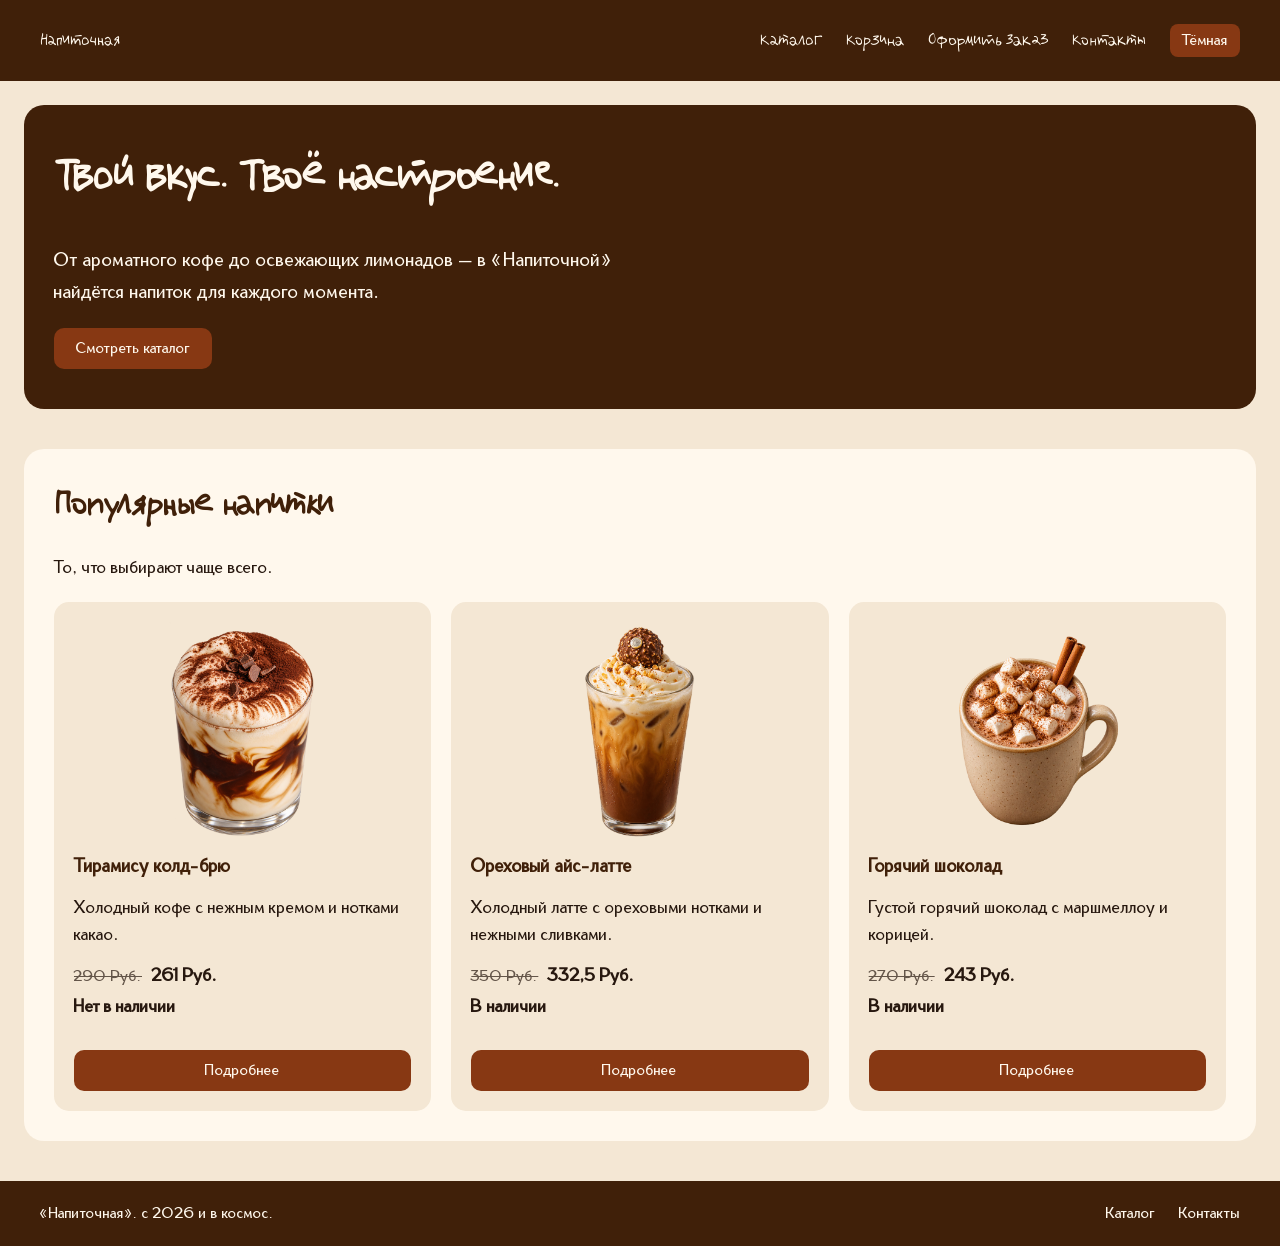
<file: index.html>
<!doctype html>
<html lang="ru">
  <head>
    <meta charset="UTF-8" />
    <meta name="viewport" content="width=device-width, initial-scale=1.0" />
    <title>Drink drank drunk</title>
    <link rel="stylesheet" href="css/style.css" />

    <script src="js/data.js" defer></script>
    <script src="js/cart.js" defer></script>
    <script src="js/main.js" defer></script>

    <script src="js/theme.js" defer></script>
  </head>
  <body>
    <header class="site-header">
      <a class="logo" href="index.html">Напиточная</a>

      <nav aria-label="Основная навигация">
        <a href="catalog.html">Каталог</a>
        <a href="cart.html">Корзина</a>

        <a href="order.html">Оформить заказ</a>
        <a href="contacts.html">Контакты</a>
      </nav>
    </header>

    <main>
      <section class="hero">
        <h1>Твой вкус. Твоё настроение.</h1>
        <p>
          От ароматного кофе до освежающих лимонадов — в «Напиточной» найдётся
          напиток для каждого момента.
        </p>
        <a class="hero-button" href="catalog.html">Смотреть каталог</a>
      </section>

      <section class="popular" aria-labelledby="popular-title">
        <h2 id="popular-title">Популярные напитки</h2>
        <p>То, что выбирают чаще всего.</p>

        <div class="products-grid"></div>
      </section>
    </main>

    <footer class="site-footer">
      <p>«Напиточная». с 2026 и в космос.</p>

      <div class="footer-links">
        <a href="catalog.html">Каталог</a>
        <a href="contacts.html">Контакты</a>
      </div>
    </footer>
  </body>
</html>
</file>
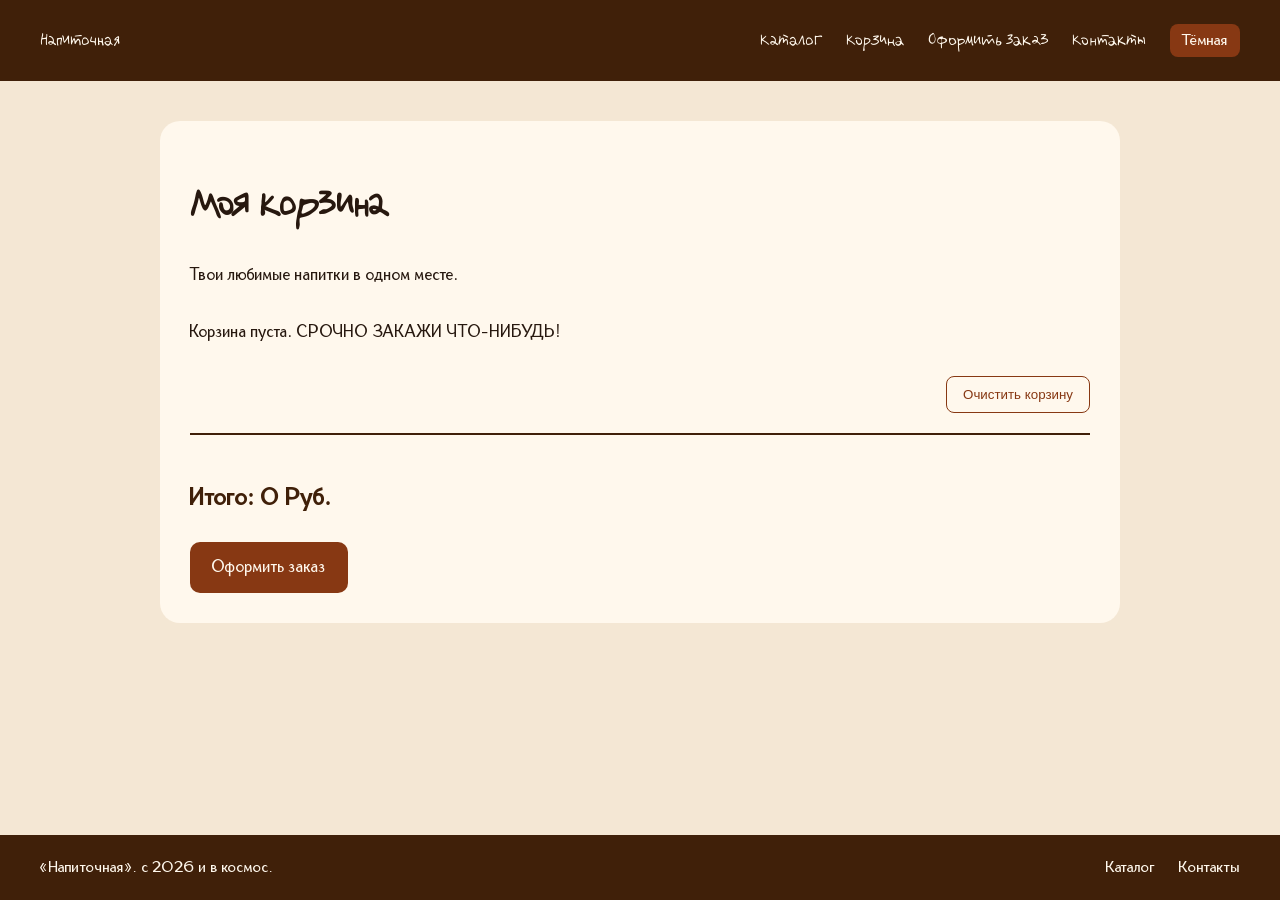
<file: cart.html>
<!doctype html>
<html lang="ru">
  <head>
    <meta charset="UTF-8" />
    <meta name="viewport" content="width=device-width, initial-scale=1.0" />
    <title>Корзина — Drink drank drunk</title>
    <link rel="stylesheet" href="css/style.css" />

    <script src="js/data.js" defer></script>
    <script src="js/cart.js" defer></script>

    <script src="js/theme.js" defer></script>
  </head>
  <body>
    <header class="site-header">
      <a class="logo" href="index.html">Напиточная</a>

      <nav aria-label="Основная навигация">
        <a href="catalog.html">Каталог</a>
        <a href="cart.html" aria-current="page">Корзина</a>
        <a href="order.html">Оформить заказ</a>

        <a href="contacts.html">Контакты</a>
      </nav>
    </header>

    <main>
      <section class="cart-page" aria-labelledby="cart-title">
        <h1 id="cart-title">Моя корзина</h1>
        <p>Твои любимые напитки в одном месте.</p>

        <!--В этот контейнер будем добавлять товары корзины-->
        <div class="cart-items"></div>

        <button type="button" id="clear-cart" class="cart-clear">
          Очистить корзину
        </button>

        <div class="cart-summary">
          <p>Итого: <strong id="cart-total">0 Руб.</strong></p>
          <a class="hero-button" href="order.html">Оформить заказ</a>
        </div>
      </section>
    </main>
    <footer class="site-footer">
      <p>«Напиточная». с 2026 и в космос.</p>

      <div class="footer-links">
        <a href="catalog.html">Каталог</a>
        <a href="contacts.html">Контакты</a>
      </div>
    </footer>
  </body>
</html>
</file>
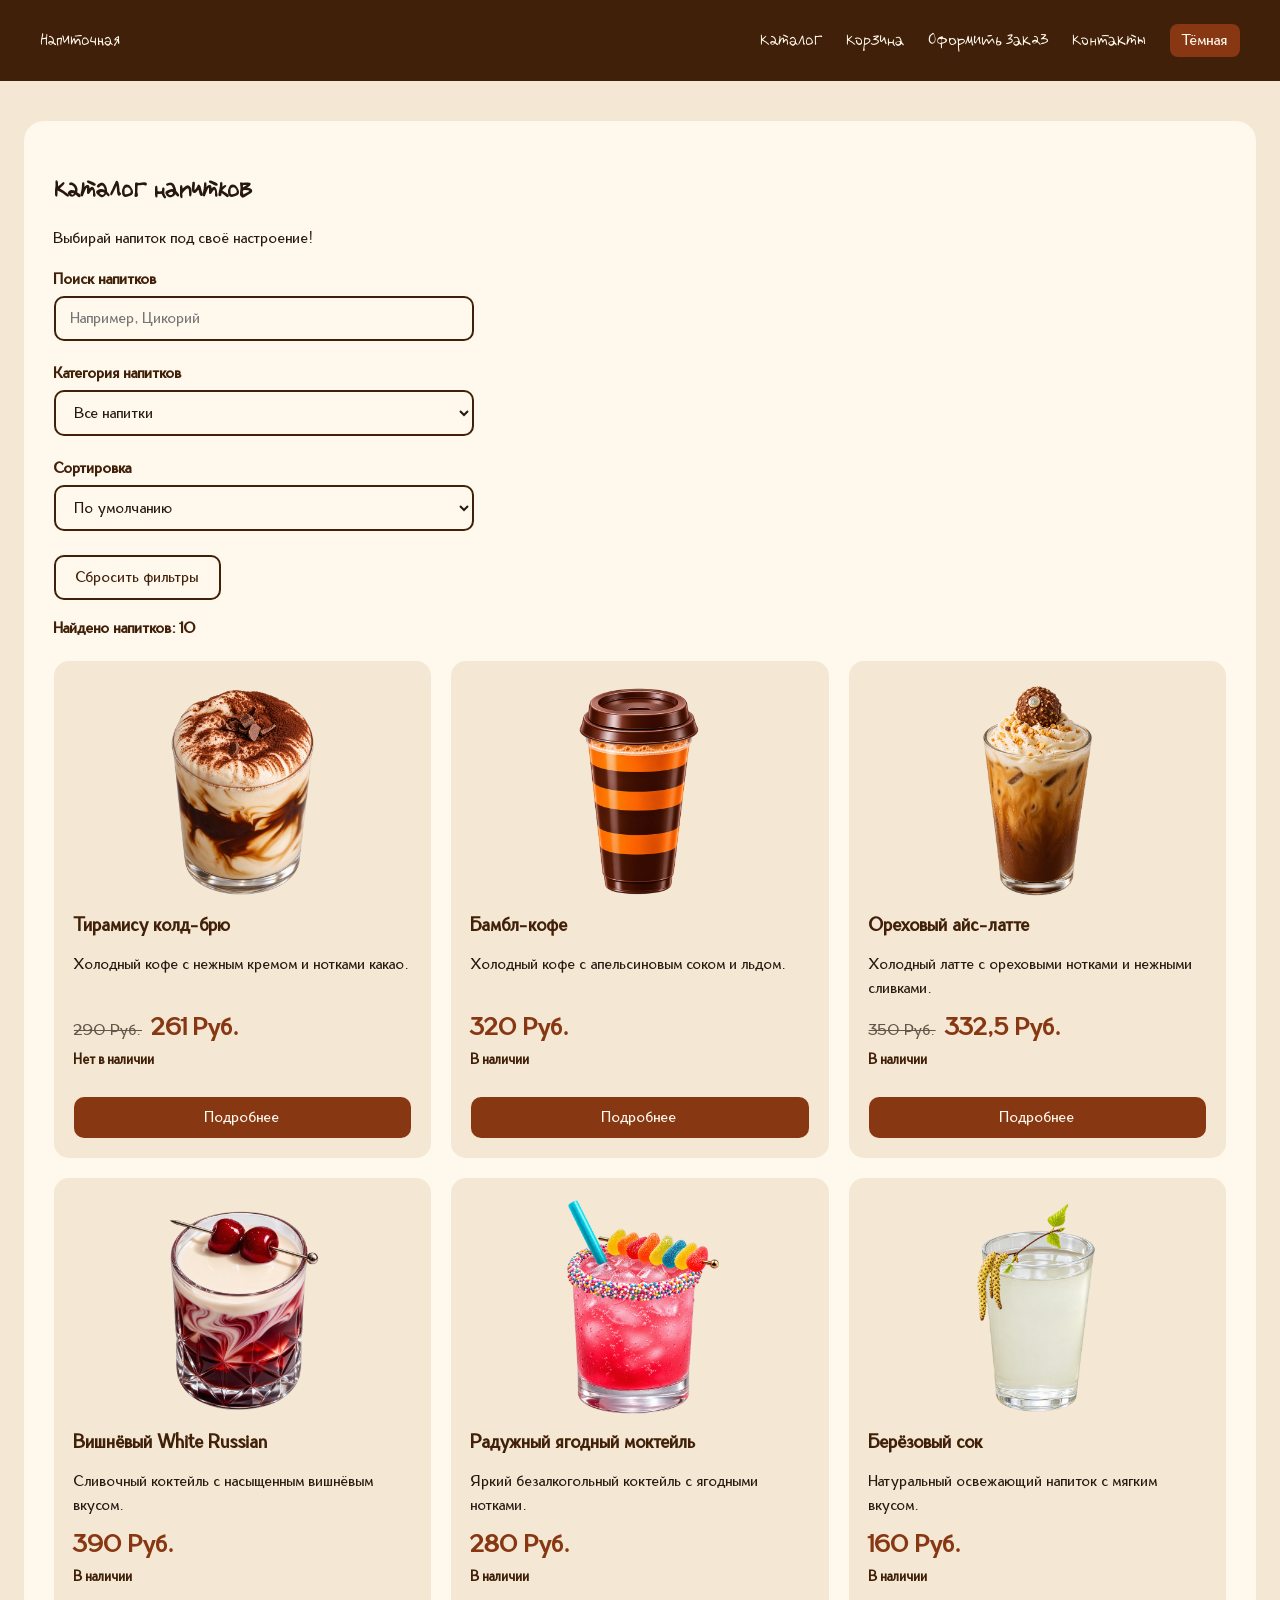
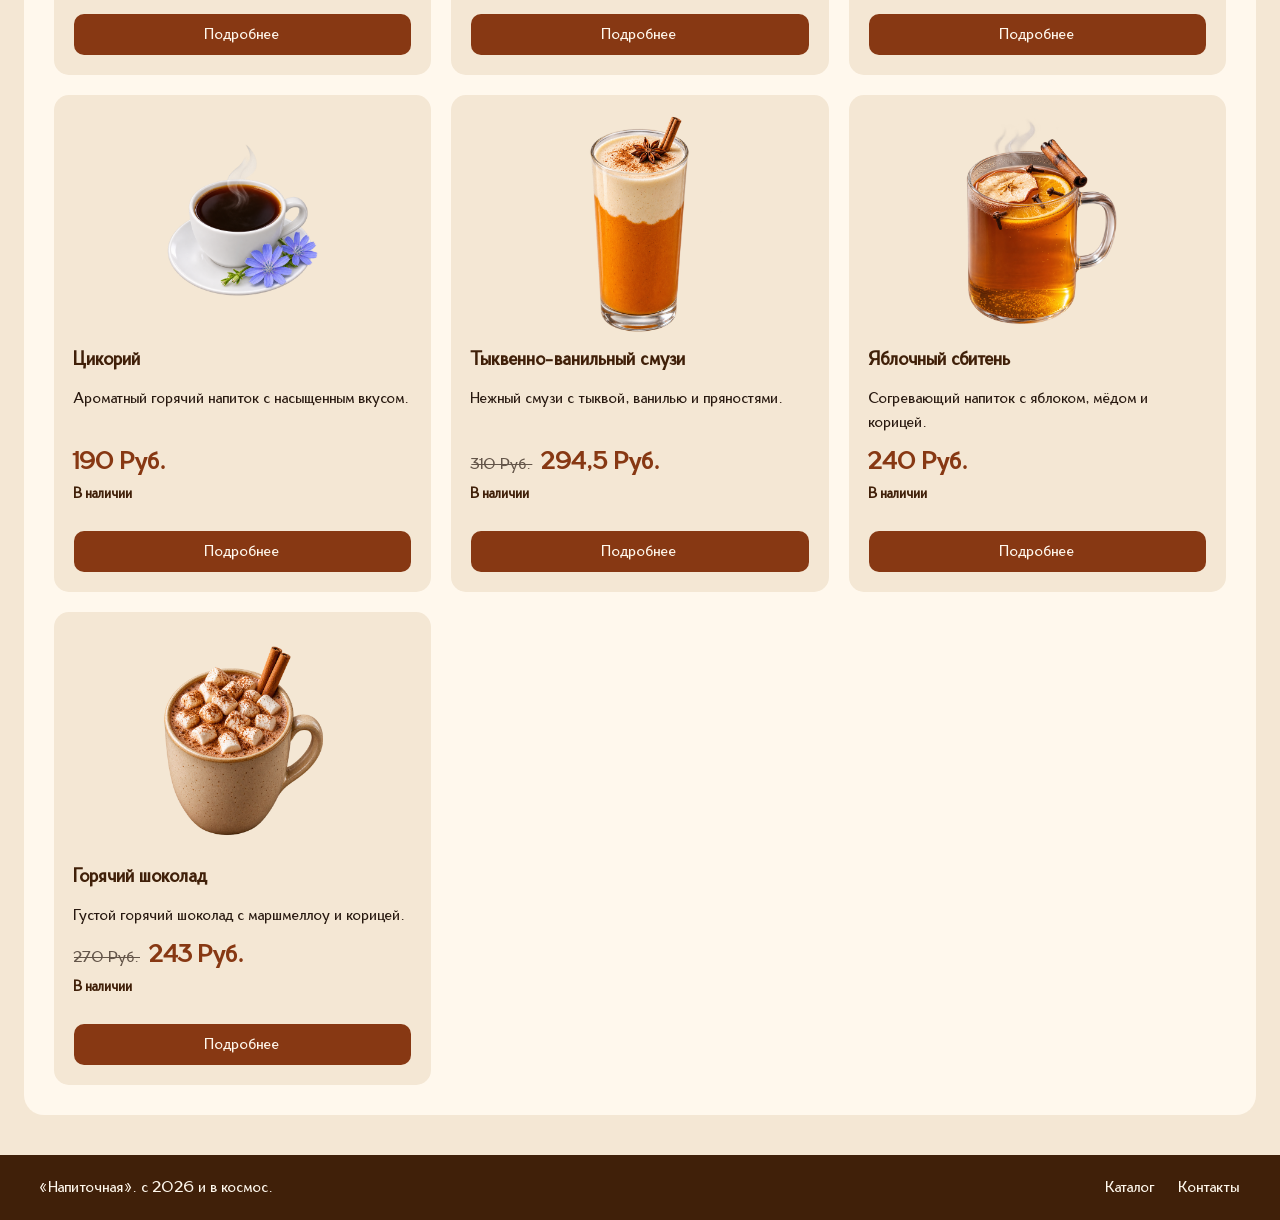
<file: catalog.html>
<!doctype html>
<html lang="ru">
  <head>
    <meta charset="UTF-8" />
    <meta name="viewport" content="width=device-width, initial-scale=1.0" />
    <title>Каталог — Drink drank drunk</title>
    <link rel="stylesheet" href="css/style.css" />

    <script src="js/data.js" defer></script>
    <script src="js/main.js" defer></script>
    <script src="js/catalog.js" defer></script>

    <script src="js/theme.js" defer></script>
  </head>
  <body>
    <header class="site-header">
      <a class="logo" href="index.html">Напиточная</a>

      <nav aria-label="Основная навигация">
        <a href="catalog.html" aria-current="page">Каталог</a>
        <a href="cart.html">Корзина</a>
        <a href="order.html">Оформить заказ</a>

        <a href="contacts.html">Контакты</a>
      </nav>
    </header>

    <main>
      <section class="catalog" aria-labelledby="catalog-title">
        <h1 id="catalog-title">Каталог напитков</h1>
        <p>Выбирай напиток под своё настроение!</p>

        <div class="catalog-search">
          <label for="product-search">Поиск напитков</label>
          <input
            type="search"
            id="product-search"
            placeholder="Например, Цикорий"
          />
        </div>

        <div class="catalog-filter">
          <label for="category-filter">Категория напитков</label>

          <select id="category-filter">
            <option value="all">Все напитки</option>
            <option value="coffee">Кофе</option>
            <option value="cocktails">Коктейли</option>
            <option value="cold">Холодные напитки</option>
            <option value="hot">Горячие напитки</option>
          </select>
        </div>

        <div class="catalog-filter">
          <label for="sort-order">Сортировка</label>

          <select id="sort-order">
            <option value="default">По умолчанию</option>
            <option value="asc">Сначала дешёвые</option>
            <option value="desc">Сначала дорогие</option>
          </select>
        </div>

        <button class="reset-button" id="reset-filters" type="button">
          Сбросить фильтры
        </button>

        <p class="catalog-count" aria-live="polite">
          Найдено напитков: <span id="products-count">0</span>
        </p>

        <div class="products-grid"></div>
      </section>
    </main>
    <footer class="site-footer">
      <p>«Напиточная». с 2026 и в космос.</p>

      <div class="footer-links">
        <a href="catalog.html">Каталог</a>
        <a href="contacts.html">Контакты</a>
      </div>
    </footer>
  </body>
</html>
</file>
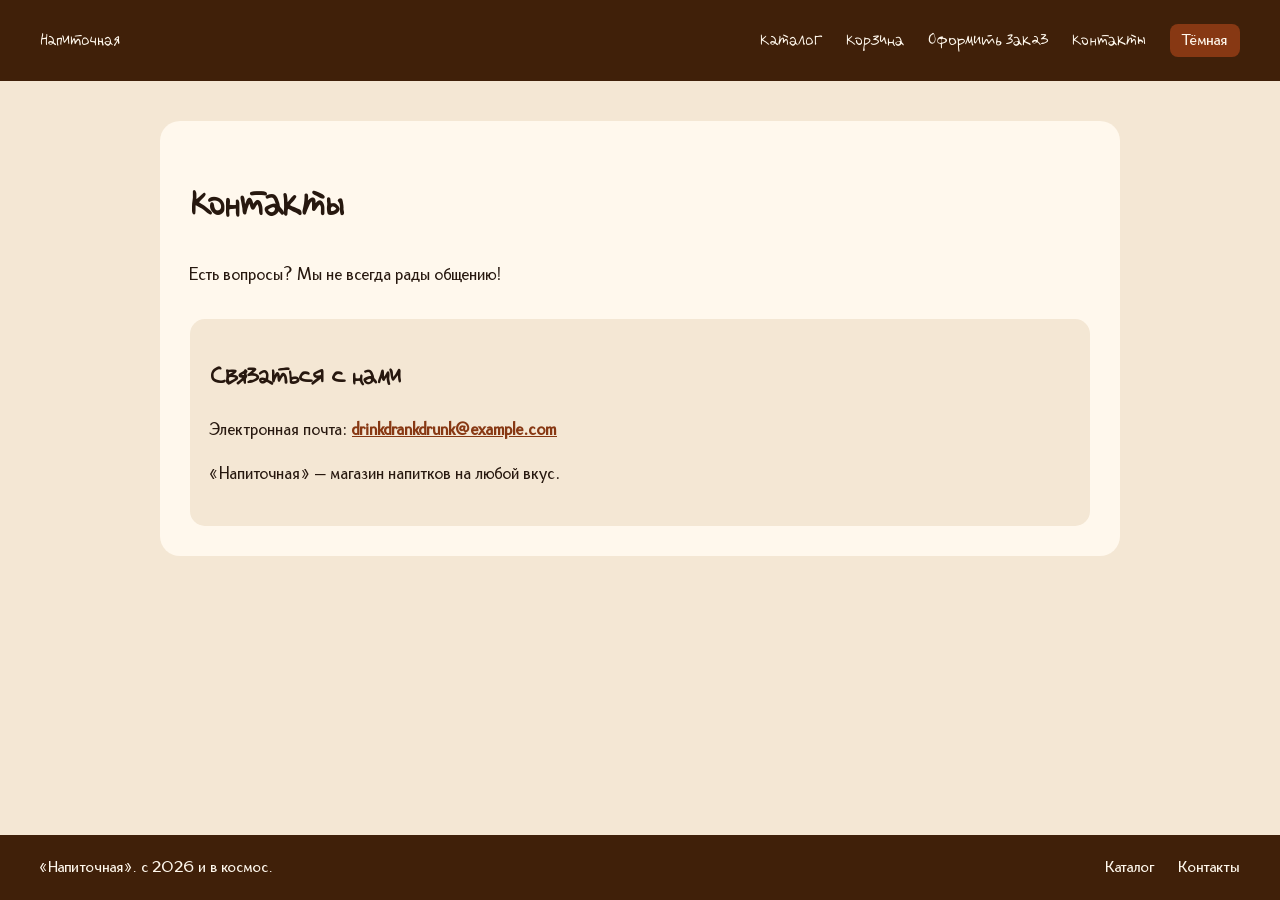
<file: contacts.html>
<!doctype html>
<html lang="ru">
  <head>
    <meta charset="UTF-8" />
    <meta name="viewport" content="width=device-width, initial-scale=1.0" />
    <title>Контакты — Drink drank drunk</title>
    <link rel="stylesheet" href="css/style.css" />

    <script src="js/theme.js" defer></script>
  </head>

  <body>
    <header class="site-header">
      <a class="logo" href="index.html">Напиточная</a>

      <nav aria-label="Основная навигация">
        <a href="catalog.html">Каталог</a>
        <a href="cart.html">Корзина</a>
        <a href="order.html">Оформить заказ</a>
        <a href="contacts.html" aria-current="page">Контакты</a>
      </nav>
    </header>

    <main>
      <section class="contacts-page">
        <h1>Контакты</h1>
        <p>Есть вопросы? Мы не всегда рады общению!</p>

        <div class="contacts-info">
          <h2>Связаться с нами</h2>
          <!--mailto - браузер попытается открыть программу для отправки письма-->
          <p>
            Электронная почта:
            <a href="mailto:drinkdrankdrunk@example.com"
              >drinkdrankdrunk@example.com</a
            >
          </p>
          <p>«Напиточная» — магазин напитков на любой вкус.</p>
        </div>
      </section>
    </main>
    <footer class="site-footer">
      <p>«Напиточная». с 2026 и в космос.</p>

      <div class="footer-links">
        <a href="catalog.html">Каталог</a>
        <a href="contacts.html">Контакты</a>
      </div>
    </footer>
  </body>
</html>
</file>
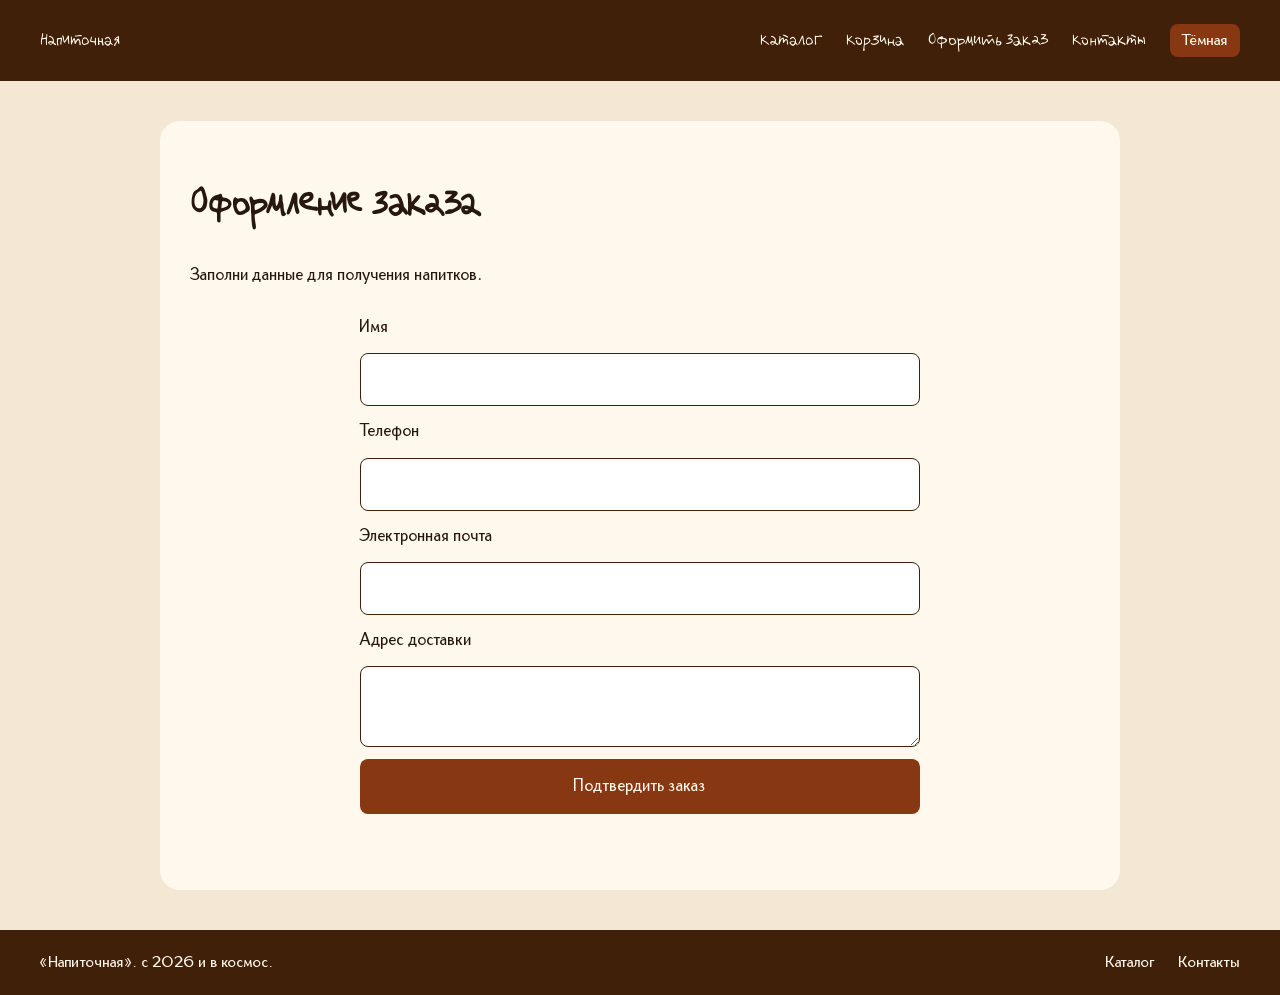
<file: order.html>
<!doctype html>
<html lang="ru">
  <head>
    <meta charset="UTF-8" />
    <meta name="viewport" content="width=device-width, initial-scale=1.0" />
    <title>Оформление заказа — Drink drank drunk</title>
    <link rel="stylesheet" href="css/style.css" />

    <script src="js/order.js" defer></script>
    <script src="js/theme.js" defer></script>
  </head>
  <body>
    <header class="site-header">
      <a class="logo" href="index.html">Напиточная</a>

      <nav aria-label="Основная навигация">
        <a href="catalog.html">Каталог</a>
        <a href="cart.html">Корзина</a>
        <a href="order.html" aria-current="page">Оформить заказ</a>
        <a href="contacts.html">Контакты</a>
      </nav>
    </header>

    <main>
      <section class="order-page">
        <h1>Оформление заказа</h1>
        <p>Заполни данные для получения напитков.</p>

        <form id="order-form">
          <label for="customer-name">Имя</label>
          <!--Атрибут name нужен для получения введенных данных в JS-->
          <input type="text" id="customer-name" name="name" required />

          <label for="customer-phone">Телефон</label>
          <input type="tel" id="customer-phone" name="phone" required />

          <label for="customer-email">Электронная почта</label>
          <input type="email" id="customer-email" name="email" required />

          <label for="customer-address">Адрес доставки</label>
          <textarea id="customer-address" name="address" required></textarea>

          <button type="submit">Подтвердить заказ</button>

          <!--Поле для сообщения об ошибке (aria-live здесь сообщает вспомог эл-там, что текст может меняться)-->
          <p id="order-message" aria-live="polite"></p>
        </form>
      </section>
    </main>
    <footer class="site-footer">
      <p>«Напиточная». с 2026 и в космос.</p>

      <div class="footer-links">
        <a href="catalog.html">Каталог</a>
        <a href="contacts.html">Контакты</a>
      </div>
    </footer>
  </body>
</html>
</file>
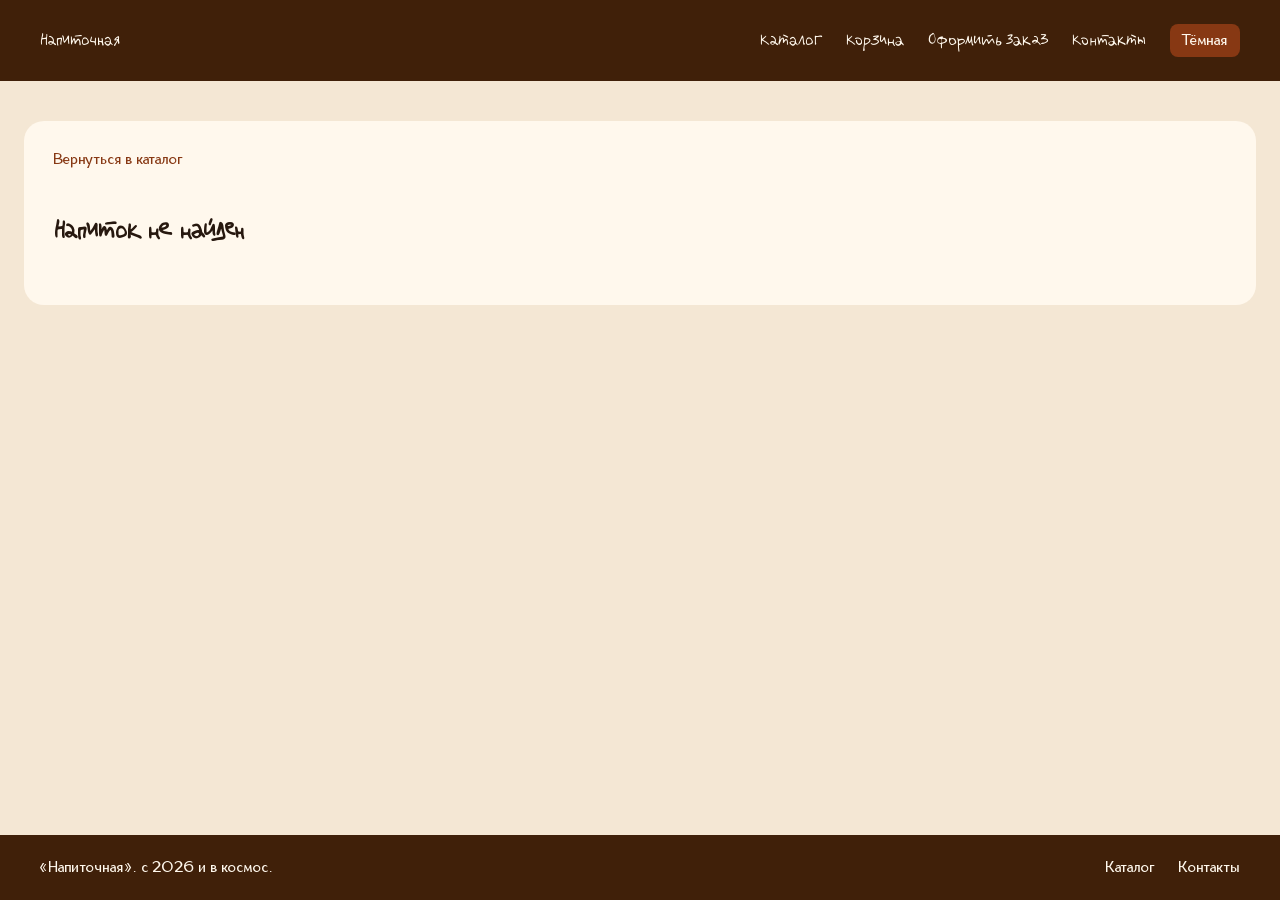
<file: product.html>
<!doctype html>
<html lang="ru">
  <head>
    <meta charset="UTF-8" />
    <meta name="viewport" content="width=device-width, initial-scale=1.0" />
    <title>Напиток — Drink drank drunk</title>
    <link rel="stylesheet" href="css/style.css" />

    <script src="js/data.js" defer></script>
    <script src="js/cart.js" defer></script>
    <script src="js/product.js" defer></script>

    <script src="js/theme.js" defer></script>
  </head>
  <body>
    <header class="site-header">
      <a class="logo" href="index.html">Напиточная</a>

      <nav aria-label="Основная навигация">
        <a href="catalog.html">Каталог</a>
        <a href="cart.html">Корзина</a>
        <a href="order.html">Оформить заказ</a>
        <a href="contacts.html">Контакты</a>
      </nav>
    </header>

    <main>
      <section class="product-page" aria-labelledby="product-heading">
        <a class="back-link" href="catalog.html">Вернуться в каталог</a>

        <h1 id="product-heading">Информация о напитке</h1>

        <div class="product-details"></div>
      </section>
    </main>
    <footer class="site-footer">
      <p>«Напиточная». с 2026 и в космос.</p>

      <div class="footer-links">
        <a href="catalog.html">Каталог</a>
        <a href="contacts.html">Контакты</a>
      </div>
    </footer>
  </body>
</html>
</file>
<file: css/style.css>
@font-face {
  font-family: "Valera Sans";
  src: url("../fonts/valera-sans.ttf") format("truetype");
  font-weight: 400;
  font-style: normal;
}
@font-face {
  font-family: "Hardenne";
  src: url("../fonts/hardenne.ttf") format("truetype");
  font-weight: 400;
  font-style: normal;
}
:root {
  --bg: #f4e7d4;
  --dark: #402009;
  --accent: #873813;
  --text: #27180f;
  --light: #fff8ed;
}

body {
  margin: 0;
  background: var(--bg);
  color: var(--text);
  font-family: "Hardenne", Arial, sans-serif;

  min-height: 100vh;
  display: flex;
  flex-direction: column;
}

main {
  flex: 1;
}

.site-header {
  background: var(--dark);
  padding: 24px 40px;
}

.logo,
.site-header nav a {
  color: var(--light);
  text-decoration: none;
}

.site-header {
  display: flex;
  justify-content: space-between;
  align-items: center;
  gap: 24px;
}

.site-header nav {
  display: flex;
  gap: 24px;
  flex-wrap: wrap;
}

.logo,
.site-header nav a,
h1,
h2 {
  font-family: "Valera Sans", Arial, sans-serif;
}

.hero {
  background: var(--dark);
  color: var(--light);
  margin: 24px;
  padding: 40px 30px;
  border-radius: 20px;
}

.hero h1 {
  font-size: 40px;
  margin-top: 0;
}

.hero p {
  font-size: 20px;
  line-height: 1.6;
}

.hero-button {
  display: inline-block;
  background: var(--accent);
  color: var(--light);
  padding: 12px 22px;
  border-radius: 10px;
  text-decoration: none;
}

.hero p {
  max-width: 600px;
}

.hero-button:hover {
  background: var(--bg);
  color: var(--dark);
}

.hero-button:focus-visible {
  outline: 3px solid var(--light);
  outline-offset: 4px;
}

.popular {
  margin: 40px 24px;
  padding: 30px;
  background: var(--light);
  border-radius: 20px;
}

.popular h2 {
  margin-top: 0;
  color: var(--dark);
  font-size: 32px;
}

.popular p {
  color: var(--text);
  font-size: 18px;
}

.products-grid {
  display: grid;
  grid-template-columns: 1fr;
  gap: 20px;
  margin-top: 24px;
}

.product-card {
  background: var(--bg);
  padding: 20px;
  border-radius: 15px;
  display: flex;
  flex-direction: column;
}

.product-card h3 {
  margin: 0;
  color: var(--dark);
}

.product-image {
  display: block;
  width: 100%;
  height: 220px;
  object-fit: contain;
  margin-bottom: 15px;
}

.product-description {
  color: var(--text);
  font-size: 16px;
  line-height: 1.5;
}

.product-price {
  color: var(--accent);
  font-size: 24px;
  font-weight: bold;
  margin-bottom: 0;
  margin-top: auto; /*Можем занять всё свободное пространство над собой*/

  display: flex; /*Старая + новая цена (по скидке) будут вместе*/
  align-items: baseline;
  gap: 10px;
}

.product-availability {
  color: var(--dark);
  font-size: 14px;
  font-weight: bold;
  margin-top: 12px;
}

.product-button {
  background: var(--accent);
  color: var(--light);
  border: none;
  border-radius: 10px;
  padding: 12px 20px;
  font: inherit;
  cursor: pointer;
  width: 100%;
  box-sizing: border-box; /*Кнопка не выходит за пределы карточки*/
  margin-top: 15px;

  display: block;
  text-align: center;
  text-decoration: none;
}

.product-button:hover {
  background: var(--dark);
}

.product-button:focus-visible {
  outline: 3px solid var(--accent);
  outline-offset: 3px;
}

.product-button:disabled {
  background: var(--dark);
  opacity: 0.5;
  cursor: not-allowed;
}

@media (min-width: 700px) {
  .products-grid {
    grid-template-columns: repeat(2, 1fr);
  }
}

@media (min-width: 1100px) {
  .products-grid {
    grid-template-columns: repeat(3, 1fr);
  }
}

.product-old-price {
  color: var(--text);
  font-size: 16px;
  font-weight: normal;
  opacity: 0.7;
}

.catalog {
  margin: 40px 24px;
  padding: 30px;
  background: var(--light);
  border-radius: 20px;
}

.catalog-search {
  display: flex;
  flex-direction: column;
  gap: 8px;
  max-width: 420px;
  margin: 24px 0;
}

.catalog-search label {
  font-weight: bold;
  color: var(--dark);
}

.catalog-search input {
  width: 100%; /*Поле ввода занимает всю доступную ширину родителя*/
  box-sizing: border-box; /*Ширина включает внутренние отступы и границы*/
  padding: 12px 15px;
  border: 2px solid var(--dark);
  border-radius: 10px;
  background: var(--light);
  color: var(--text);
  font: inherit;
}

.catalog-search input:focus-visible {
  outline: 3px solid var(--accent);
  outline-offset: 3px;
}

.catalog-empty {
  grid-column: 1 / -1; /*Чтобы сообщение в каталоге "Ничего не найдено" растянулось от 1й до последней линии сетки grid - займет всю ширину*/
  text-align: center;
  padding: 40px 20px;
  color: var(--text);
  font-size: 18px;
}

.catalog-filter {
  display: flex;
  flex-direction: column;
  gap: 8px;
  max-width: 420px;
  margin-bottom: 24px;
}

.catalog-filter label {
  font-weight: bold;
  color: var(--dark);
}

.catalog-filter select {
  width: 100%;
  padding: 12px 15px;
  border: 2px solid var(--dark);
  border-radius: 10px;
  background: var(--light);
  color: var(--text);
  font: inherit;
  cursor: pointer;
}

.catalog-filter select:focus-visible {
  outline: 3px solid var(--accent);
  outline-offset: 3px;
}

.catalog-count {
  color: var(--dark);
  font-size: 16px;
  font-weight: bold;
  margin: 20px 0 10px;
}

.reset-button {
  background: transparent;
  color: var(--dark);
  border: 2px solid var(--dark);
  border-radius: 10px;
  padding: 12px 20px;
  font: inherit;
  cursor: pointer;
}

.reset-button:hover {
  background: var(--dark);
  color: var(--light);
}

.reset-button:focus-visible {
  outline: 3px solid var(--accent);
  outline-offset: 3px;
}

.product-page {
  margin: 40px 24px;
  padding: 30px;
  background: var(--light);
  border-radius: 20px;
}

.back-link {
  display: inline-block;
  color: var(--accent);
  text-decoration: none;
  margin-bottom: 24px;
}

.back-link:hover {
  text-decoration: underline;
}

.back-link:focus-visible {
  outline: 3px solid var(--accent);
  outline-offset: 4px;
}

.product-details {
  display: flex;
  flex-direction: column;
  gap: 20px;
  margin-top: 24px;
}

.detail-image {
  width: 100%;
  max-width: 350px;
  height: 300px;
  object-fit: contain; /*Сохраняем пропорции, фото целиком помещается в эту область*/
}

.detail-description {
  font-size: 18px;
  line-height: 1.6;
}

.detail-price {
  color: var(--accent);
  font-size: 28px;
  font-weight: bold;
  margin: 0;
}

.product-link {
  color: inherit;
  text-decoration: none;
}

.product-link:hover {
  text-decoration: underline;
}

.product-link:focus-visible {
  outline: 3px solid var(--accent);
  outline-offset: 4px;
}

.detail-button {
  max-width: 300px;
}

.cart-page {
  margin: 40px 24px;
  padding: 30px;
  background: var(--light);
  border-radius: 20px;
}

.cart-items {
  display: flex;
  flex-direction: column;
  gap: 20px;
  margin: 30px 0;
}

.cart-summary {
  padding-top: 20px;
  border-top: 2px solid var(--dark); /*Верхняя разделительная линия*/
}

.cart-summary p {
  color: var(--dark);
  font-size: 24px;
  font-weight: bold;
}

.cart-item {
  display: flex;
  align-items: center;
  gap: 20px;
  padding: 20px;
  background: var(--bg);
  border-radius: 15px;
}

.cart-item-image {
  width: 100px;
  height: 100px;
  object-fit: contain;
  flex-shrink: 0; /*Запрещаем уменьшать размеры фото, если рядом длинное название напитка*/
}

.cart-item h2 {
  color: var(--dark);
  font-size: 20px;
  margin: 0 0 10px;
}

.cart-item-price {
  color: var(--accent);
  font-size: 20px;
  font-weight: bold;
  margin: 0; /*Убираем отступы абзаца*/
}

.cart-item-quantity {
  color: var(--text);
  font-size: 16px;
  margin-top: 10px;
  margin-bottom: 0;
}

.cart-remove {
  margin-top: 10px;
  padding: 8px 12px;
  background: transparent;
  color: var(--accent);
  border: 1px solid var(--accent);
  border-radius: 8px;
  cursor: pointer;
}

.cart-clear {
  display: block;
  margin: 0 0 20px auto;
  padding: 10px 16px;
  background: transparent;
  color: var(--accent);
  border: 1px solid var(--accent);
  border-radius: 8px;
  cursor: pointer;
}

.cart-clear:disabled {
  opacity: 0.5;
  cursor: not-allowed;
}

.order-page {
  margin: 40px 24px;
  padding: 30px;
  background: var(--light);
  border-radius: 20px;
}

#order-form {
  display: flex;
  flex-direction: column;
  gap: 12px;
  max-width: 500px;
  margin-top: 25px;
}

#order-form input,
#order-form textarea {
  padding: 12px;
  border: 1px solid var(--dark);
  border-radius: 8px;
  font: inherit;
}

#order-form button {
  padding: 14px;
  background: var(--accent);
  color: var(--light);
  border: none;
  border-radius: 8px;
  cursor: pointer;
}

.contacts-page {
  margin: 40px 24px;
  padding: 30px;
  background: var(--light);
  border-radius: 20px;
}

.contacts-info {
  margin-top: 30px;
  padding: 20px;
  background: var(--bg);
  border-radius: 15px;
}

.contacts-info a {
  color: var(--accent);
  font-weight: bold;
}

.cart-page,
.contacts-page,
.order-page {
  width: calc(100% - 32px);
  max-width: 960px;
  margin: 40px auto;
  box-sizing: border-box;
  font-size: 17px;
  line-height: 1.6;
}

.cart-page h1,
.contacts-page h1,
.order-page h1 {
  font-size: 34px;
}

.contacts-info h2 {
  font-size: 24px;
}

#order-form {
  width: 100%;
  max-width: 560px;
  margin: 25px auto 0;
}

#order-form button {
  font: inherit;
}

@media (max-width: 600px) {
  .site-header {
    flex-direction: column;
    align-items: flex-start;
    padding: 20px 16px;
  }

  .site-header nav {
    gap: 12px;
  }

  .cart-page,
  .contacts-page,
  .order-page {
    width: calc(100% - 24px);
    margin: 20px auto;
    padding: 20px;
  }

  .cart-item {
    flex-direction: column;
    align-items: flex-start;
  }

  #order-form input,
  #order-form textarea {
    width: 100%;
    box-sizing: border-box;
  }

  .contacts-info a {
    overflow-wrap: anywhere; /*Защита длинных ссылок (переносятся)*/
  }
}

.site-footer {
  background: var(--dark);
  color: var(--light);
  padding: 24px 40px;
  display: flex;
  justify-content: space-between;
  align-items: center;
  flex-wrap: wrap;
  gap: 15px;
}

.site-footer p {
  margin: 0;
}

.footer-links {
  display: flex;
  flex-wrap: wrap;
  gap: 24px;
}

.footer-links a {
  color: var(--light);
  text-decoration: none;
}

.footer-links a:hover {
  text-decoration: underline;
}

.dark-theme {
  --bg: #17100e;
  --dark: #f4e7d4;
  --accent: #d18a65;
  --text: #f0e2d3;
  --light: #30201b;
}

.dark-theme .site-header,
.dark-theme .site-footer,
.dark-theme .hero {
  background: #24150f;
  color: var(--text);
}

.dark-theme .site-header a,
.dark-theme .site-footer a {
  color: var(--text);
}

.dark-theme #order-form input,
.dark-theme #order-form textarea {
  background: #24150f;
  color: var(--text);
}

.site-header nav {
  align-items: center;
}
/*Переключатель тем*/
.theme-toggle {
  padding: 8px 12px;
  background: var(--accent);
  color: var(--light);
  border: none;
  border-radius: 8px;
  font: inherit;
  cursor: pointer;
}

.theme-toggle:focus-visible {
  outline: 2px solid var(--accent);
  outline-offset: 3px;
}
</file>
